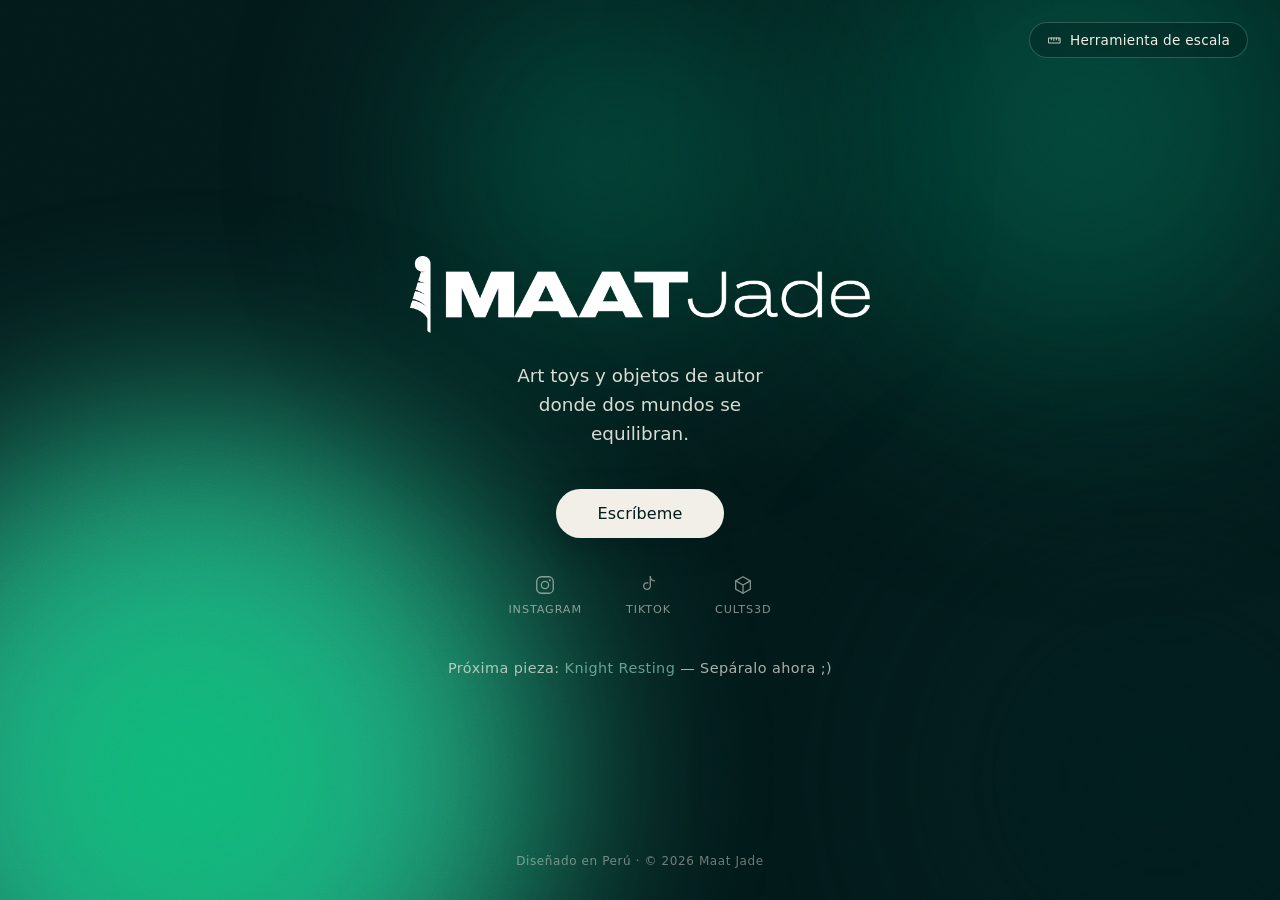
<file: index.html>
<!DOCTYPE html>
<html lang="es">
<head>
 <!-- Google tag (gtag.js) -->
<script async src="https://www.googletagmanager.com/gtag/js?id=G-02KKJT99JE"></script>
<script>
  window.dataLayer = window.dataLayer || [];
  function gtag(){dataLayer.push(arguments);}
  gtag('js', new Date());

  gtag('config', 'G-02KKJT99JE');
</script>
<meta charset="UTF-8">
<meta name="viewport" content="width=device-width, initial-scale=1.0">
<title>Maat Jade — Art toys y objetos de autor</title>
<meta name="description" content="Art toys y objetos de autor donde dos mundos se equilibran. Diseñado en Lima, Perú.">
<meta property="og:title" content="Maat Jade">
<meta property="og:description" content="Art toys y objetos de autor donde dos mundos se equilibran.">
<meta property="og:url" content="https://maatjade.com">
<meta property="og:type" content="website">
<meta name="theme-color" content="#031A1A">
<link rel="stylesheet" href="styles.css">
<link rel="icon" href="/favicon.svg" type="image/svg+xml">
<link rel="icon" href="/favicon.png" type="image/png">
</head>
<body>

<div class="bg" aria-hidden="true">
  <div class="blob blob-1"></div>
  <div class="blob blob-2"></div>
  <div class="blob blob-3"></div>
  <div class="blob blob-4"></div>
</div>
<div class="noise" aria-hidden="true"></div>

<header class="topbar">
  <a class="brand" href="/" aria-label="Maat Jade, inicio">
    <img src="logomaatjadeblanco.png" alt="Maat Jade">
  </a>
  <a class="top-cta" href="/escala/">
    <svg viewBox="0 0 24 24" aria-hidden="true">
      <path d="M3 8h18v8H3z"/>
      <path d="M7 8v3M11 8v4M15 8v3M19 8v4"/>
    </svg>
    <span>Herramienta de escala</span>
  </a>
</header>

<main>
  <img class="logo" src="logomaatjadeblanco.png" alt="Maat Jade">

  <p class="tagline">Art toys y objetos de autor donde dos mundos se equilibran.</p>

  <!-- TODO: reemplazar 51999999999 por el numero real -->
  <a class="cta" href="https://wa.me/51989338638?text=Hola%20MAATJade%2C%20quiero%20saber%20m%C3%A1s%20">
    Escríbeme
  </a>

  <nav class="social" aria-label="Redes de Maat Jade">
    <a href="https://instagram.com/maat.jade" rel="me" title="Instagram">
      <svg viewBox="0 0 24 24" aria-hidden="true">
        <rect x="3" y="3" width="18" height="18" rx="5"/>
        <circle cx="12" cy="12" r="4"/>
        <circle cx="17.2" cy="6.8" r="1.1" fill="currentColor" stroke="none"/>
      </svg>
      <span>Instagram</span>
    </a>
    <a href="https://tiktok.com/@maat.jade" rel="me" title="TikTok">
      <svg viewBox="0 0 24 24" aria-hidden="true">
        <path d="M14.5 3v10.2a3.6 3.6 0 1 1-3.6-3.6c.35 0 .69.05 1 .15"/>
        <path d="M14.5 3c.4 2.5 2.1 4.2 4.6 4.5"/>
      </svg>
      <span>TikTok</span>
    </a>
    <a href="https://cults3d.com/es/usuarios/MAATJade/modelos-3d" rel="me" title="Cults3D">
      <svg viewBox="0 0 24 24" aria-hidden="true">
        <path d="M12 3l8 4.5v9L12 21l-8-4.5v-9L12 3z"/>
        <path d="M12 12l8-4.5M12 12v9M12 12L4 7.5"/>
      </svg>
      <span>Cults3D</span>
    </a>
  </nav>

  <p class="teaser">Próxima pieza: <strong>Knight Resting</strong> — Sepáralo ahora ;)</p>
</main>

<footer class="site-footer">Diseñado en Perú · © 2026 Maat Jade</footer>

<script>
  // el wordmark de la barra aparece al hacer scroll (solo en pantallas cortas)
  var t=false;
  window.addEventListener("scroll",function(){
    if(!t){ t=true; requestAnimationFrame(function(){
      document.body.classList.toggle("scrolled", window.scrollY>60); t=false;
    }); }
  },{passive:true});
</script>

</body>
</html>
</file>
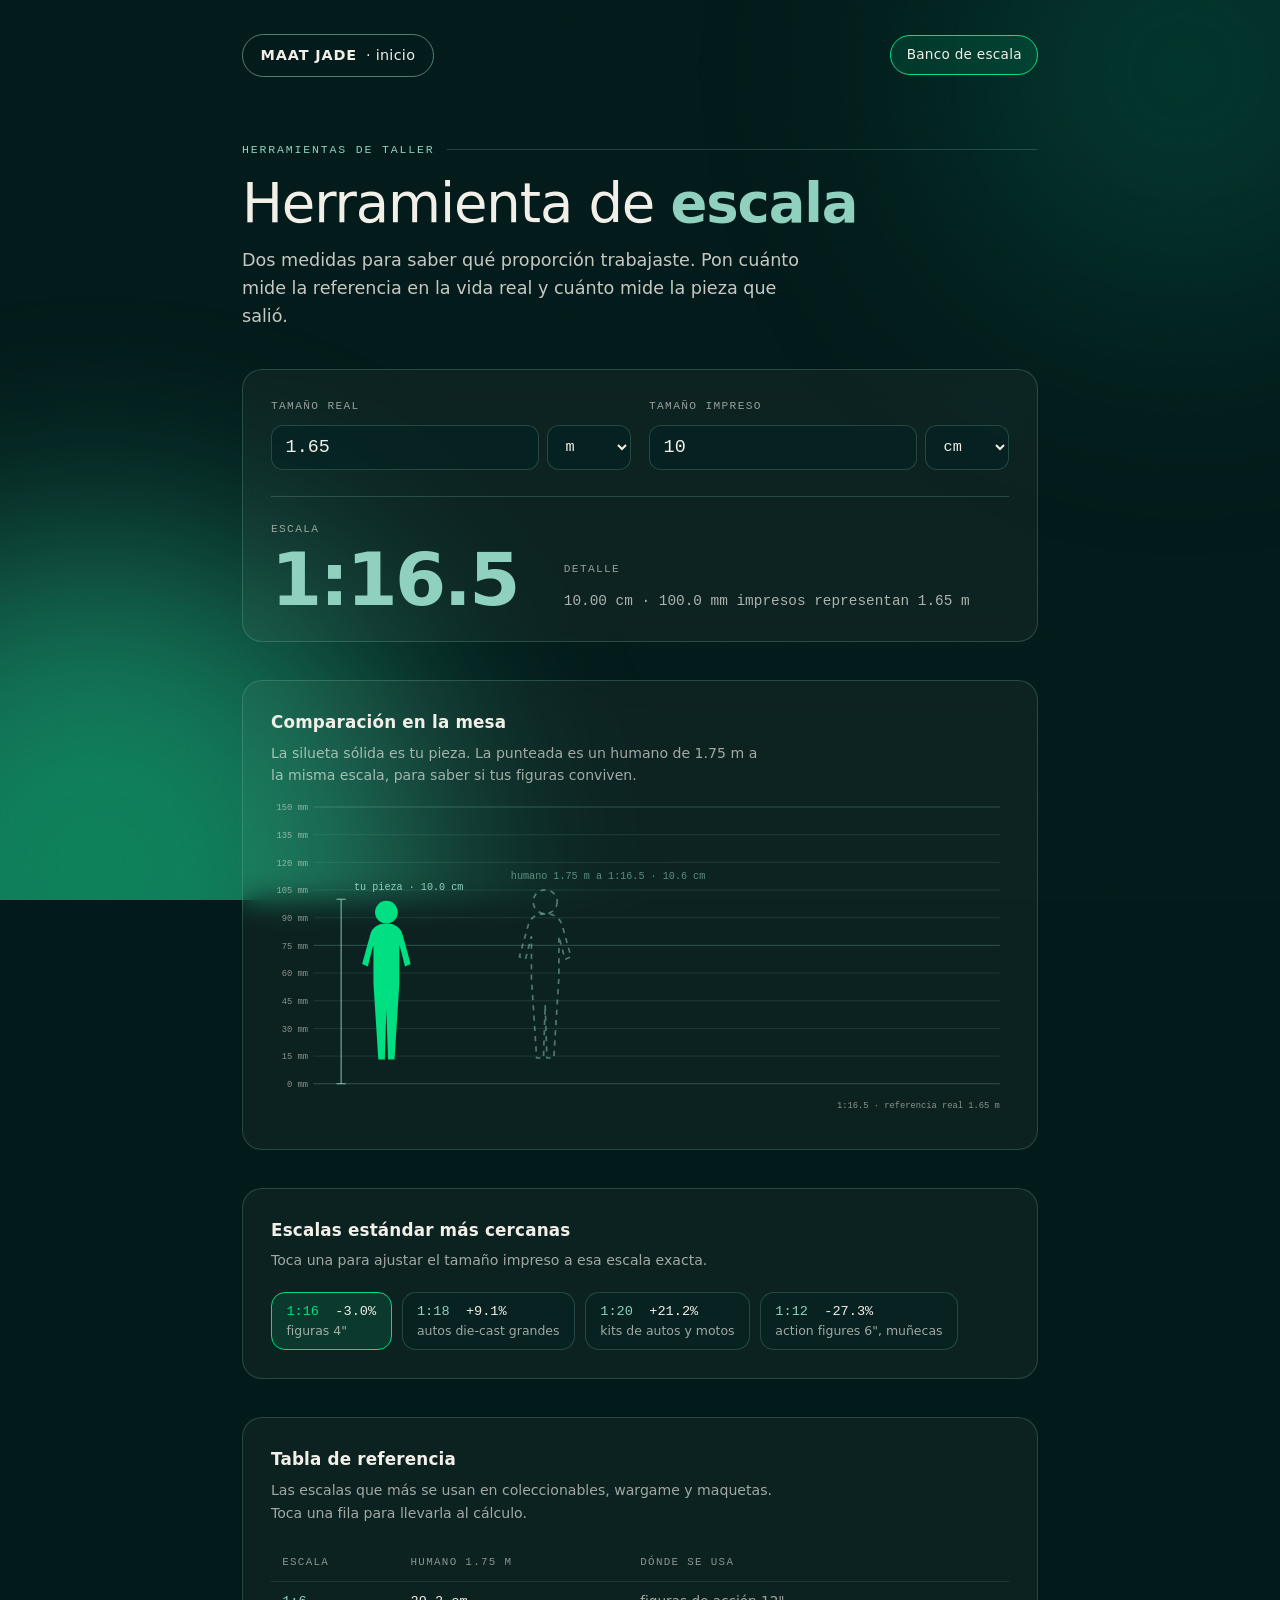
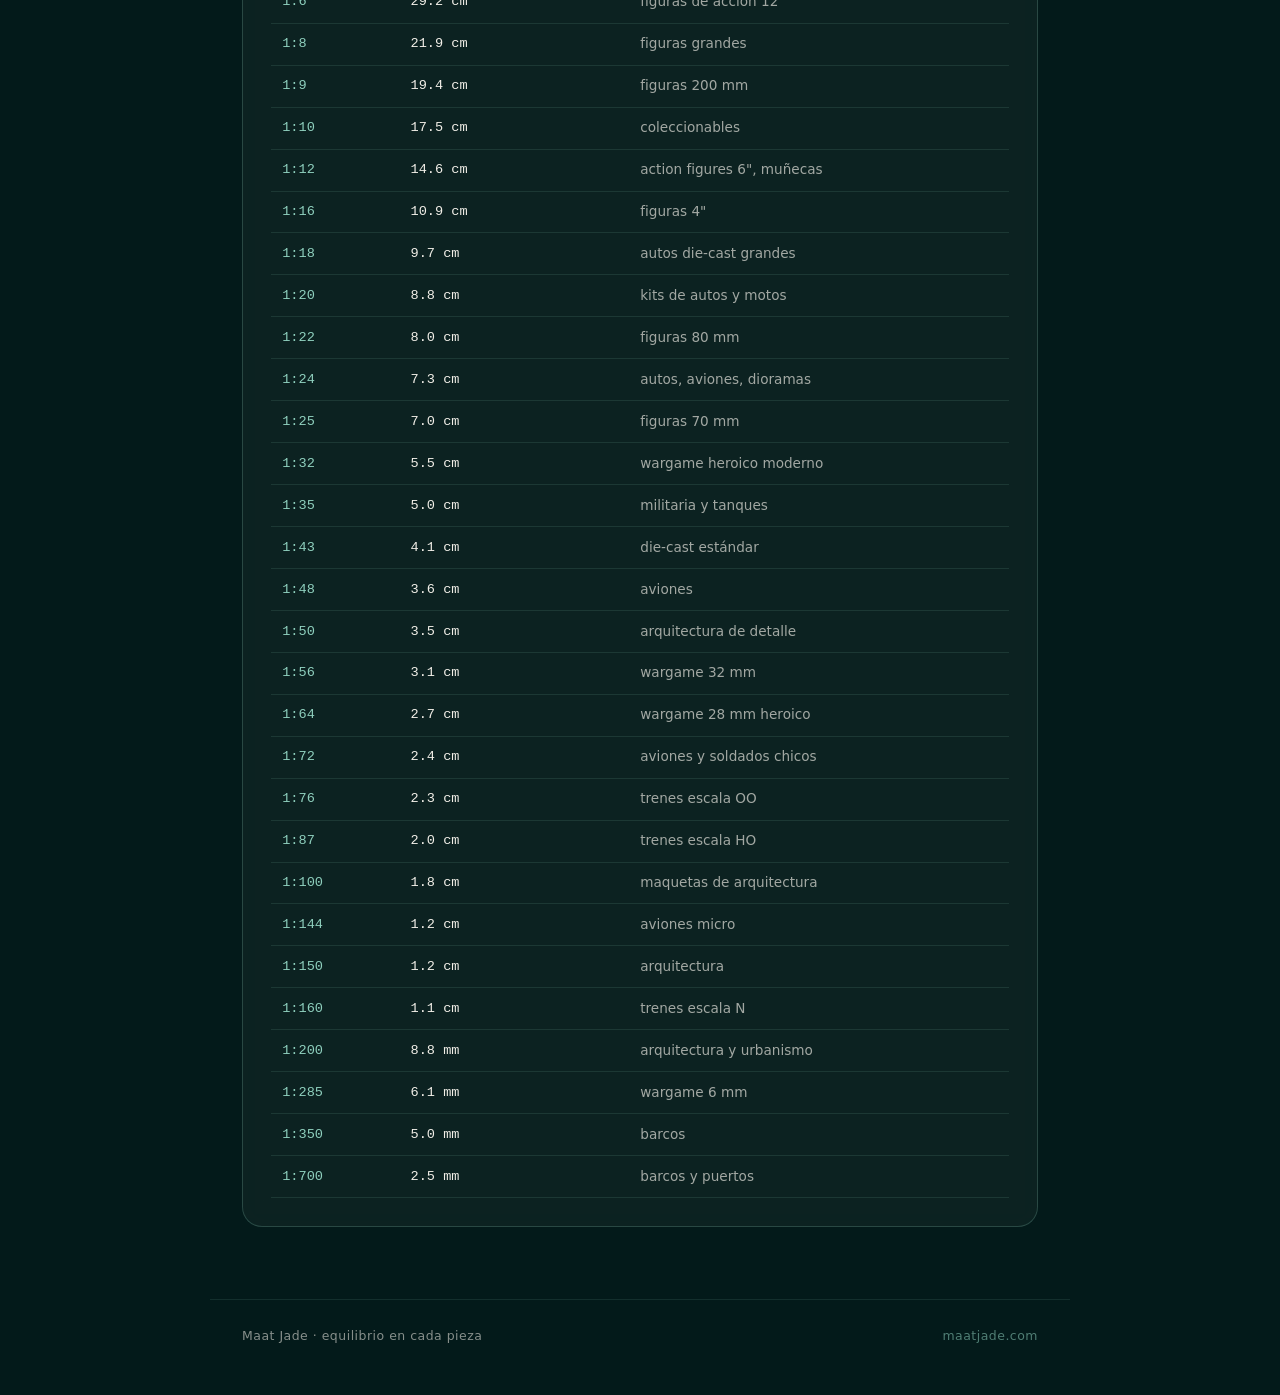
<file: escala/index.html>
<!DOCTYPE html>
<html lang="es">
<head>
<!-- Google tag (gtag.js) -->
<script async src="https://www.googletagmanager.com/gtag/js?id=G-02KKJT99JE"></script>
<script>
  window.dataLayer = window.dataLayer || [];
  function gtag(){dataLayer.push(arguments);}
  gtag('js', new Date());

  gtag('config', 'G-02KKJT99JE');
</script>
   
<meta charset="utf-8">
<meta name="viewport" content="width=device-width, initial-scale=1">
<title>Banco de escala · Maat Jade</title>
<meta name="description" content="Calculadora de escala para miniaturas impresas en 3D: descubre la proporción entre el tamaño real y el tamaño impreso.">
<meta name="theme-color" content="#031A1A">
<link rel="icon" href="/favicon.svg" type="image/svg+xml">
<link rel="icon" href="/favicon.png" type="image/png">
<style>
/* Maat Jade — herramientas
   Misma paleta que la landing: 031A1A / 022222 / 03624C / 2DC295 / 00DF82 / 8FD0BE */

:root{
  --deep:#031A1A;
  --deep-2:#022222;
  --forest:#03624C;
  --jade:#2DC295;
  --jade-hi:#00DF82;
  --mint:#8FD0BE;
  --bone:#F2EFE8;
  --sans:system-ui,-apple-system,"Segoe UI",Roboto,Helvetica,Arial,sans-serif;
  --mono:ui-monospace,SFMono-Regular,Menlo,Consolas,monospace;
  --glass:rgba(242,239,232,0.04);
  --hair:rgba(143,208,190,0.22);
  --hair-hi:rgba(143,208,190,0.55);
}
*{margin:0;padding:0;box-sizing:border-box}
html{-webkit-text-size-adjust:100%;scroll-behavior:smooth}
body{
  background:var(--deep);color:var(--bone);font-family:var(--sans);
  font-weight:300;font-size:16px;line-height:1.6;min-height:100%;
}

/* fondo heredado de la landing, mas contenido para no pelear con la lectura */
.bg{position:fixed;inset:0;overflow:hidden;z-index:0}
.blob{position:absolute;border-radius:50%;filter:blur(100px);will-change:transform;opacity:.55}
.blob-1{width:65vmax;height:65vmax;left:-25vmax;bottom:-30vmax;
  background:radial-gradient(circle at center,#00DF82 0%,#2DC295 40%,transparent 70%);
  animation:drift-1 30s ease-in-out infinite alternate}
.blob-2{width:55vmax;height:55vmax;right:-20vmax;top:-22vmax;
  background:radial-gradient(circle at center,#03624C 0%,transparent 70%);
  animation:drift-2 36s ease-in-out infinite alternate}
@keyframes drift-1{
  0%{transform:translate(0,0) scale(1)}
  100%{transform:translate(6vmax,-14vmax) scale(1.1)}}
@keyframes drift-2{
  0%{transform:translate(0,0) scale(1)}
  100%{transform:translate(-8vmax,14vmax) scale(1.15)}}
.noise{position:fixed;inset:0;z-index:1;pointer-events:none;opacity:.14;mix-blend-mode:overlay;
  background-image:url("data:image/svg+xml,%3Csvg xmlns='http://www.w3.org/2000/svg' width='300' height='300'%3E%3Cfilter id='n'%3E%3CfeTurbulence type='fractalNoise' baseFrequency='0.9' numOctaves='2' stitchTiles='stitch'/%3E%3C/filter%3E%3Crect width='100%25' height='100%25' filter='url(%23n)'/%3E%3C/svg%3E");
  background-size:300px 300px}

.shell{position:relative;z-index:2;max-width:860px;margin:0 auto;
  padding:clamp(18px,4vw,34px) clamp(18px,5vw,32px) 72px}

/* ---------- nav ---------- */
.topbar{display:flex;align-items:center;justify-content:space-between;gap:14px;flex-wrap:wrap}
.home{
  display:inline-flex;align-items:center;gap:9px;text-decoration:none;color:var(--bone);
  border:1px solid var(--hair-hi);border-radius:999px;padding:.55rem 1.1rem;font-size:.9rem;
  letter-spacing:.02em;transition:background .2s ease,color .2s ease,border-color .2s ease;
}
.home:hover,.home:focus-visible{background:var(--mint);border-color:var(--mint);color:var(--deep);outline:none}
.home span{font-weight:600;letter-spacing:.06em}
nav.tools{display:flex;gap:8px;flex-wrap:wrap}
nav.tools a{
  text-decoration:none;color:var(--bone);opacity:.7;font-size:.85rem;letter-spacing:.02em;
  border:1px solid transparent;border-radius:999px;padding:.5rem .95rem;
  transition:opacity .2s ease,border-color .2s ease,background .2s ease;
}
nav.tools a:hover,nav.tools a:focus-visible{opacity:1;border-color:var(--hair);outline:none}
nav.tools a[aria-current="page"]{
  opacity:1;background:rgba(0,223,130,.12);border-color:var(--jade-hi);color:var(--bone)}

/* ---------- encabezado ---------- */
header.hero{margin-top:clamp(38px,8vw,64px)}
.eyebrow{
  font-family:var(--mono);font-size:.72rem;letter-spacing:.16em;text-transform:uppercase;
  color:var(--mint);display:flex;align-items:center;gap:12px;margin-bottom:16px}
.eyebrow::after{content:"";height:1px;flex:1;background:var(--hair)}
h1{font-size:clamp(2.1rem,7vw,3.4rem);font-weight:300;line-height:1.05;letter-spacing:-.02em;margin-bottom:14px}
h1 strong{font-weight:600;color:var(--mint)}
.lede{max-width:52ch;font-size:clamp(1rem,3.2vw,1.1rem);opacity:.82}

/* ---------- paneles ---------- */
.panel{
  background:var(--glass);border:1px solid var(--hair);border-radius:20px;
  padding:clamp(20px,4vw,28px);backdrop-filter:blur(14px);-webkit-backdrop-filter:blur(14px);
  margin-top:clamp(26px,5vw,38px)}
h2{font-size:1.05rem;font-weight:600;letter-spacing:.01em;margin-bottom:6px}
.hint{font-size:.88rem;opacity:.65;margin-bottom:20px;max-width:56ch}

/* ---------- campos ---------- */
.fields{display:grid;grid-template-columns:repeat(auto-fit,minmax(215px,1fr));gap:18px}
label{display:block;font-family:var(--mono);font-size:.7rem;letter-spacing:.12em;
  text-transform:uppercase;opacity:.6;margin-bottom:9px}
.row{display:flex;gap:8px}
input,select{
  font-family:var(--mono);font-size:1.15rem;color:var(--bone);font-weight:400;
  background:rgba(2,34,34,.55);border:1px solid var(--hair);border-radius:12px;
  padding:.7rem .85rem;width:100%;min-width:0;transition:border-color .2s ease}
select{font-size:.95rem;flex:0 0 84px;width:84px}
input:hover,select:hover{border-color:var(--hair-hi)}
input:focus-visible,select:focus-visible,button:focus-visible,tr:focus-visible{
  outline:2px solid var(--jade-hi);outline-offset:2px}

/* ---------- resultado ---------- */
.readout{
  margin-top:26px;padding-top:24px;border-top:1px solid var(--hair);
  display:flex;flex-wrap:wrap;align-items:flex-end;gap:10px clamp(22px,5vw,46px)}
.k{display:block;font-family:var(--mono);font-size:.7rem;letter-spacing:.12em;
  text-transform:uppercase;opacity:.6;margin-bottom:8px}
.big{font-size:clamp(2.8rem,11vw,4.6rem);font-weight:600;line-height:.9;letter-spacing:-.035em;color:var(--mint)}
.big.warn{color:#E8C36A;font-size:clamp(1.3rem,5vw,1.9rem);font-weight:300}
.sec{font-family:var(--mono);font-size:.9rem;opacity:.7}

/* ---------- diagrama ---------- */
svg.bench{display:block;width:100%;height:auto;overflow:visible}
.tickline{stroke:rgba(143,208,190,.14);stroke-width:1}
.tickmaj{stroke:rgba(143,208,190,.3);stroke-width:1}
.ticktxt{font-family:var(--mono);font-size:9.5px;fill:rgba(242,239,232,.55)}
.fig{fill:var(--jade-hi)}
.fig-ghost{fill:none;stroke:rgba(143,208,190,.5);stroke-width:1;stroke-dasharray:3 3}
.cal{stroke:var(--mint);stroke-width:1}
.caltxt{font-family:var(--mono);font-size:11px;fill:var(--mint)}
.ghosttxt{font-family:var(--mono);font-size:11px;fill:rgba(143,208,190,.6)}

/* ---------- chips ---------- */
.chips{display:flex;flex-wrap:wrap;gap:10px}
.chip{
  background:rgba(2,34,34,.5);border:1px solid var(--hair);border-radius:14px;
  padding:.7rem .9rem;font-family:var(--mono);font-size:.85rem;cursor:pointer;
  color:var(--bone);text-align:left;transition:border-color .2s ease,background .2s ease}
.chip:hover{border-color:var(--hair-hi)}
.chip.best{background:rgba(0,223,130,.12);border-color:var(--jade-hi)}
.chip b{font-weight:500;color:var(--mint)}
.chip.best b{color:var(--jade-hi)}
.chip small{display:block;font-family:var(--sans);font-size:.78rem;opacity:.65;margin-top:4px;font-weight:300}

/* ---------- tabla ---------- */
.scroller{overflow-x:auto;-webkit-overflow-scrolling:touch}
table{width:100%;border-collapse:collapse;font-family:var(--mono);font-size:.85rem;min-width:420px}
th,td{text-align:left;padding:.6rem .7rem;border-bottom:1px solid rgba(143,208,190,.12)}
th{font-size:.68rem;letter-spacing:.12em;text-transform:uppercase;opacity:.55;font-weight:400}
td.n{color:var(--mint)}
td.d{font-family:var(--sans);opacity:.65;font-weight:300}
tbody tr{cursor:pointer;transition:background .15s ease}
tbody tr:hover{background:rgba(143,208,190,.06)}
.empty{font-size:.88rem;opacity:.6}

/* ---------- pie ---------- */
footer{
  position:relative;z-index:2;max-width:860px;margin:0 auto;
  padding:26px clamp(18px,5vw,32px) 48px;border-top:1px solid var(--hair);
  display:flex;justify-content:space-between;flex-wrap:wrap;gap:12px;
  font-size:.78rem;letter-spacing:.04em;opacity:.55}
footer a{color:var(--mint);text-decoration:none}
footer a:hover{text-decoration:underline}

@media (prefers-reduced-motion:reduce){
  html{scroll-behavior:auto}
  .blob{animation:none}
  *{transition:none!important}
}
</style>
</head>
<body>

<div class="bg" aria-hidden="true">
  <div class="blob blob-1"></div>
  <div class="blob blob-2"></div>
</div>
<div class="noise" aria-hidden="true"></div>

<div class="shell">

  <div class="topbar">
    <a class="home" href="/"><span>MAAT JADE</span> · inicio</a>
    <nav class="tools" aria-label="Herramientas">
      <a href="/escala/" aria-current="page">Banco de escala</a>
    </nav>
  </div>

  <header class="hero">
    <p class="eyebrow">Herramientas de taller</p>
    <h1>Herramienta de <strong>escala</strong></h1>
    <p class="lede">Dos medidas para saber qué proporción trabajaste. Pon cuánto mide la referencia en la vida real y cuánto mide la pieza que salió.</p>
  </header>

  <div class="panel">
    <div class="fields">
      <div>
        <label for="real">Tamaño real</label>
        <div class="row">
          <input type="number" id="real" value="1.65" step="any" min="0" inputmode="decimal">
          <select id="realU" aria-label="Unidad del tamaño real">
            <option value="1000">m</option><option value="10">cm</option><option value="1">mm</option>
          </select>
        </div>
      </div>
      <div>
        <label for="print">Tamaño impreso</label>
        <div class="row">
          <input type="number" id="print" value="10" step="any" min="0" inputmode="decimal">
          <select id="printU" aria-label="Unidad del tamaño impreso">
            <option value="10">cm</option><option value="1">mm</option><option value="1000">m</option>
          </select>
        </div>
      </div>
    </div>
    <div class="readout" aria-live="polite">
      <div><span class="k">Escala</span><span class="big" id="out">1:16.5</span></div>
      <div><span class="k">Detalle</span><span class="sec" id="sub">—</span></div>
    </div>
  </div>

  <div class="panel">
    <h2>Comparación en la mesa</h2>
    <p class="hint">La silueta sólida es tu pieza. La punteada es un humano de 1.75 m a la misma escala, para saber si tus figuras conviven.</p>
    <svg class="bench" id="svg" viewBox="0 0 800 340" role="img" aria-labelledby="svgt">
      <title id="svgt">Regla en milímetros con la pieza impresa y una figura humana de referencia a la misma escala.</title>
    </svg>
  </div>

  <div class="panel">
    <h2>Escalas estándar más cercanas</h2>
    <p class="hint">Toca una para ajustar el tamaño impreso a esa escala exacta.</p>
    <div class="chips" id="chips"></div>
  </div>

  <div class="panel">
    <h2>Tabla de referencia</h2>
    <p class="hint">Las escalas que más se usan en coleccionables, wargame y maquetas. Toca una fila para llevarla al cálculo.</p>
    <div class="scroller">
      <table>
        <thead><tr><th>Escala</th><th>Humano 1.75 m</th><th>Dónde se usa</th></tr></thead>
        <tbody id="tbody"></tbody>
      </table>
    </div>
  </div>

</div>

<footer>
  <span>Maat Jade · equilibrio en cada pieza</span>
  <span><a href="/">maatjade.com</a></span>
</footer>

<script>
(function(){
  var STD=[6,8,9,10,12,16,18,20,22,24,25,32,35,43,48,50,56,64,72,76,87,100,144,150,160,200,285,350,700];
  var USE={6:"figuras de acción 12\"",8:"figuras grandes",9:"figuras 200 mm",10:"coleccionables",12:"action figures 6\", muñecas",16:"figuras 4\"",18:"autos die-cast grandes",20:"kits de autos y motos",22:"figuras 80 mm",24:"autos, aviones, dioramas",25:"figuras 70 mm",32:"wargame heroico moderno",35:"militaria y tanques",43:"die-cast estándar",48:"aviones",50:"arquitectura de detalle",56:"wargame 32 mm",64:"wargame 28 mm heroico",72:"aviones y soldados chicos",76:"trenes escala OO",87:"trenes escala HO",100:"maquetas de arquitectura",144:"aviones micro",150:"arquitectura",160:"trenes escala N",200:"arquitectura y urbanismo",285:"wargame 6 mm",350:"barcos",700:"barcos y puertos"};
  var HUMAN=1750;
  var $=function(i){return document.getElementById(i)};

  function fmt(mm){
    if(!isFinite(mm)||mm<=0) return "—";
    if(mm>=1000) return (mm/1000).toFixed(2)+" m";
    if(mm>=10) return (mm/10).toFixed(2)+" cm · "+mm.toFixed(1)+" mm";
    return mm.toFixed(1)+" mm";
  }
  function fmtShort(mm){
    if(!isFinite(mm)||mm<=0) return "—";
    if(mm>=1000) return (mm/1000).toFixed(2)+" m";
    if(mm>=10) return (mm/10).toFixed(1)+" cm";
    return mm.toFixed(1)+" mm";
  }
  function fmtScale(s){
    if(!isFinite(s)||s<=0) return "—";
    if(s>=100) return "1:"+Math.round(s);
    if(s>=10) return "1:"+(Math.round(s*10)/10);
    return "1:"+(Math.round(s*100)/100);
  }

  function calc(){
    var real=parseFloat($("real").value)*parseFloat($("realU").value);
    var prt =parseFloat($("print").value)*parseFloat($("printU").value);
    var ok=real>0&&prt>0&&isFinite(real)&&isFinite(prt);
    var sc=ok?real/prt:NaN;
    $("out").textContent = ok?fmtScale(sc):"Faltan medidas";
    $("out").className   = "big"+(ok?"":" warn");
    $("sub").textContent = ok?(fmt(prt)+" impresos representan "+fmt(real)):"—";
    chips(sc); draw(prt,sc);
  }

  function applyScale(s){
    var real=parseFloat($("real").value)*parseFloat($("realU").value);
    if(!(real>0)) return;
    var mm=real/s;
    if(mm>=10){ $("printU").value="10"; $("print").value=(Math.round(mm/10*100)/100); }
    else { $("printU").value="1"; $("print").value=(Math.round(mm*10)/10); }
    calc();
  }

  function chips(sc){
    var w=$("chips"); w.innerHTML="";
    if(!(sc>0)||!isFinite(sc)){ w.innerHTML='<p class="empty">Completa las medidas para ver las escalas cercanas.</p>'; return; }
    STD.slice().sort(function(a,b){return Math.abs(a-sc)-Math.abs(b-sc)}).slice(0,4).forEach(function(s,i){
      var diff=((s-sc)/sc)*100;
      var b=document.createElement("button");
      b.className="chip"+(i===0?" best":"");
      b.innerHTML='<b>1:'+s+'</b> &nbsp;'+(diff>=0?"+":"")+diff.toFixed(1)+'%<small>'+(USE[s]||"escala técnica")+'</small>';
      b.onclick=function(){ applyScale(s) };
      w.appendChild(b);
    });
  }

  var FIG="M20 15 C14 15 11 18 10 22 L5 40 L8.5 41.5 L12 28 L12 52 L15 99 L19 99 L20 68 L21 99 L25 99 L28 52 L28 28 L31.5 41.5 L35 40 L30 22 C29 18 26 15 20 15 Z";
  function figure(x,hPx,cls){
    var s=hPx/114;
    return '<g transform="translate('+x+','+(300-hPx)+') scale('+s+')" class="'+cls+'">'+
      '<circle cx="20" cy="8" r="7"/><path d="'+FIG+'"/></g>';
  }
  function niceMax(v){
    var steps=[10,20,50,100,150,200,300,500,750,1000,1500,2000,3000,5000];
    for(var i=0;i<steps.length;i++){ if(v<=steps[i]*0.92) return steps[i]; }
    return Math.ceil(v/1000)*1000;
  }

  function draw(prt,sc){
    var svg=$("svg");
    var head='<title id="svgt">Regla en milímetros con la pieza impresa y una figura humana de referencia a la misma escala.</title>';
    if(!(prt>0)||!(sc>0)||!isFinite(prt)||!isFinite(sc)){ svg.innerHTML=head; return; }
    var humanPrint=HUMAN/sc;
    var max=niceMax(Math.max(prt,humanPrint));
    var px=function(mm){ return 300*Math.min(mm/max,1) };
    var g=head;
    for(var i=0;i<=10;i++){
      var mm=max*i/10, y=300-px(mm);
      g+='<line x1="46" y1="'+y+'" x2="790" y2="'+y+'" class="'+(i%5===0?"tickmaj":"tickline")+'"/>';
      g+='<text x="40" y="'+(y+3.5)+'" text-anchor="end" class="ticktxt">'+(max>=1000?(mm/10).toFixed(0)+" cm":mm.toFixed(0)+" mm")+'</text>';
    }
    var pH=px(prt);
    g+=figure(90,pH,"fig");
    g+='<line x1="76" y1="'+(300-pH)+'" x2="76" y2="300" class="cal"/>';
    g+='<line x1="71" y1="'+(300-pH)+'" x2="81" y2="'+(300-pH)+'" class="cal"/>';
    g+='<line x1="71" y1="300" x2="81" y2="300" class="cal"/>';
    g+='<text x="90" y="'+(300-pH-10)+'" class="caltxt">tu pieza · '+fmtShort(prt)+'</text>';
    var hH=px(humanPrint);
    g+=figure(260,hH,"fig-ghost");
    g+='<text x="260" y="'+(300-hH-10)+'" class="ghosttxt">humano 1.75 m a '+fmtScale(sc)+' · '+fmtShort(humanPrint)+'</text>';
    g+='<text x="790" y="326" text-anchor="end" class="ticktxt">'+fmtScale(sc)+' · referencia real '+fmtShort(prt*sc)+'</text>';
    svg.innerHTML=g;
  }

  function table(){
    var t=$("tbody"); t.innerHTML="";
    STD.forEach(function(s){
      var tr=document.createElement("tr");
      tr.tabIndex=0;
      tr.innerHTML='<td class="n">1:'+s+'</td><td>'+fmtShort(HUMAN/s)+'</td><td class="d">'+(USE[s]||"—")+'</td>';
      var go=function(){ applyScale(s); window.scrollTo({top:0,behavior:"smooth"}); };
      tr.onclick=go;
      tr.onkeydown=function(e){ if(e.key==="Enter"||e.key===" "){ e.preventDefault(); go(); } };
      t.appendChild(tr);
    });
  }

  ["real","realU","print","printU"].forEach(function(id){
    $(id).addEventListener("input",calc); $(id).addEventListener("change",calc);
  });
  table(); calc();
})();
</script>
</body>
</html>
</file>
<file: styles.css>
/* Maat Jade — landing
   Paleta del mesh: 031A1A / 022222 / 03624C / 2DC295 / 00DF82 */

:root {
  --deep: #031A1A;
  --mint: #8FD0BE;
  --jade-hi: #00DF82;
  --bone: #F2EFE8;
  --hair: rgba(143, 208, 190, 0.28);
  --sans: system-ui, -apple-system, "Segoe UI", Roboto, Helvetica, Arial, sans-serif;
}

* {
  margin: 0;
  padding: 0;
  box-sizing: border-box;
}

html, body {
  min-height: 100%;
}

body {
  background: var(--deep);
  color: var(--bone);
  font-family: var(--sans);
  font-weight: 300;
  display: grid;
  grid-template-rows: 1fr auto;
  min-height: 100svh;
}

/* ---------- Fondo: blobs que derivan lentamente ---------- */

.bg {
  position: fixed;
  inset: 0;
  overflow: hidden;
  z-index: 0;
}

.blob {
  position: absolute;
  border-radius: 50%;
  filter: blur(90px);
  will-change: transform;
  opacity: 0.85;
}

.blob-1 {
  width: 70vmax;
  height: 70vmax;
  left: -20vmax;
  bottom: -25vmax;
  background: radial-gradient(circle at center, #00DF82 0%, #2DC295 40%, transparent 70%);
  animation: drift-1 26s ease-in-out infinite alternate;
}

.blob-2 {
  width: 60vmax;
  height: 60vmax;
  right: -15vmax;
  top: -20vmax;
  background: radial-gradient(circle at center, #03624C 0%, transparent 70%);
  animation: drift-2 32s ease-in-out infinite alternate;
}

.blob-3 {
  width: 55vmax;
  height: 55vmax;
  right: -18vmax;
  bottom: -18vmax;
  background: radial-gradient(circle at center, #022222 0%, transparent 70%);
  animation: drift-3 38s ease-in-out infinite alternate;
}

.blob-4 {
  width: 45vmax;
  height: 45vmax;
  left: 25vmax;
  top: -10vmax;
  background: radial-gradient(circle at center, #03624C 0%, transparent 65%);
  animation: drift-4 30s ease-in-out infinite alternate;
}

@keyframes drift-1 {
  0%   { transform: translate(0, 0) scale(1); }
  50%  { transform: translate(12vmax, -10vmax) scale(1.15); }
  100% { transform: translate(4vmax, -18vmax) scale(0.95); }
}

@keyframes drift-2 {
  0%   { transform: translate(0, 0) scale(1); }
  50%  { transform: translate(-14vmax, 10vmax) scale(1.1); }
  100% { transform: translate(-6vmax, 16vmax) scale(1.2); }
}

@keyframes drift-3 {
  0%   { transform: translate(0, 0) scale(1); }
  50%  { transform: translate(-10vmax, -8vmax) scale(1.15); }
  100% { transform: translate(6vmax, -14vmax) scale(0.9); }
}

@keyframes drift-4 {
  0%   { transform: translate(0, 0) scale(1); }
  50%  { transform: translate(10vmax, 12vmax) scale(1.2); }
  100% { transform: translate(-8vmax, 6vmax) scale(1); }
}

/* ---------- Grano de ruido ---------- */

.noise {
  position: fixed;
  inset: 0;
  z-index: 1;
  pointer-events: none;
  opacity: 0.16;
  mix-blend-mode: overlay;
  background-image: url("data:image/svg+xml,%3Csvg xmlns='http://www.w3.org/2000/svg' width='300' height='300'%3E%3Cfilter id='n'%3E%3CfeTurbulence type='fractalNoise' baseFrequency='0.9' numOctaves='2' stitchTiles='stitch'/%3E%3C/filter%3E%3Crect width='100%25' height='100%25' filter='url(%23n)'/%3E%3C/svg%3E");
  background-size: 300px 300px;
}

/* ---------- Barra superior ---------- */

.topbar {
  position: fixed;
  top: 0;
  left: 0;
  right: 0;
  z-index: 5;
  display: flex;
  align-items: center;
  justify-content: space-between;
  gap: 1rem;
  padding: clamp(0.9rem, 3vw, 1.4rem) clamp(1rem, 4vw, 2rem);
}

.brand {
  display: block;
  opacity: 0;
  transform: translateY(-6px);
  pointer-events: none;
  transition: opacity 0.45s ease, transform 0.45s ease;
}

.brand img {
  display: block;
  height: clamp(18px, 4vw, 22px);
  width: auto;
}

/* el wordmark de la barra aparece solo cuando el logo grande ya se fue */
body.scrolled .brand {
  opacity: 0.9;
  transform: none;
  pointer-events: auto;
}

.top-cta {
  display: inline-flex;
  align-items: center;
  gap: 0.5rem;
  margin-left: auto;
  padding: 0.55rem 1.05rem;
  border: 1px solid var(--hair);
  border-radius: 999px;
  background: rgba(3, 26, 26, 0.35);
  backdrop-filter: blur(12px);
  -webkit-backdrop-filter: blur(12px);
  color: var(--bone);
  text-decoration: none;
  font-size: 0.85rem;
  letter-spacing: 0.02em;
  white-space: nowrap;
  transition: background 0.2s ease, border-color 0.2s ease, color 0.2s ease;
}

.top-cta svg {
  width: 15px;
  height: 15px;
  flex: 0 0 15px;
  fill: none;
  stroke: currentColor;
  stroke-width: 1.5;
  stroke-linecap: round;
  stroke-linejoin: round;
  opacity: 0.85;
}

.top-cta:hover,
.top-cta:focus-visible {
  background: var(--mint);
  border-color: var(--mint);
  color: var(--deep);
  outline: none;
}

.top-cta:focus-visible {
  outline: 2px solid var(--jade-hi);
  outline-offset: 3px;
}

/* ---------- Hero ---------- */

main {
  position: relative;
  z-index: 2;
  display: flex;
  flex-direction: column;
  align-items: center;
  justify-content: center;
  text-align: center;
  padding: clamp(5rem, 14vh, 8rem) 1.5rem clamp(2rem, 6vh, 3rem);
  color: var(--bone);
}

.logo {
  display: block;
  width: min(66vw, 460px);
  height: auto;
  animation: breathe 7s ease-in-out infinite;
}

.tagline {
  margin-top: 1.75rem;
  font-size: clamp(1rem, 3.5vw, 1.15rem);
  font-weight: 300;
  max-width: 26ch;
  line-height: 1.6;
  opacity: 0.9;
}

/* CTA unico: blanco, protagonista */
.cta {
  margin-top: 2.5rem;
  display: inline-block;
  padding: 0.95rem 2.6rem;
  border-radius: 999px;
  background: var(--bone);
  color: var(--deep);
  text-decoration: none;
  font-size: 1rem;
  font-weight: 500;
  letter-spacing: 0.01em;
  box-shadow: 0 8px 28px rgba(3, 26, 26, 0.35);
  transition: transform 0.2s ease, box-shadow 0.2s ease, background 0.2s ease;
}

.cta:hover,
.cta:focus-visible {
  background: #fff;
  transform: translateY(-2px);
  box-shadow: 0 12px 34px rgba(3, 26, 26, 0.45);
  outline: none;
}

.cta:focus-visible {
  outline: 2px solid var(--jade-hi);
  outline-offset: 3px;
}

/* ---------- Redes: iconos discretos ---------- */

.social {
  margin-top: 2.25rem;
  display: flex;
  gap: clamp(1.5rem, 6vw, 2.75rem);
}

.social a {
  display: flex;
  flex-direction: column;
  align-items: center;
  gap: 0.45rem;
  text-decoration: none;
  color: var(--bone);
  opacity: 0.55;
  transition: opacity 0.2s ease, transform 0.2s ease;
}

.social a svg {
  width: 22px;
  height: 22px;
  fill: none;
  stroke: currentColor;
  stroke-width: 1.4;
  stroke-linecap: round;
  stroke-linejoin: round;
}

.social a span {
  font-size: 0.7rem;
  letter-spacing: 0.08em;
  text-transform: uppercase;
}

.social a:hover,
.social a:focus-visible {
  opacity: 1;
  transform: translateY(-2px);
  color: var(--mint);
  outline: none;
}

.social a:focus-visible {
  outline: 2px solid var(--jade-hi);
  outline-offset: 6px;
  border-radius: 8px;
}

/* ---------- Teaser y footer ---------- */

.teaser {
  margin-top: 2.75rem;
  font-size: 0.9rem;
  font-weight: 300;
  letter-spacing: 0.03em;
  opacity: 0.7;
}

.teaser strong {
  font-weight: 500;
  color: var(--mint);
}

.site-footer {
  position: relative;
  z-index: 2;
  text-align: center;
  padding: 0 1.5rem 2rem;
  font-size: 0.75rem;
  font-weight: 300;
  opacity: 0.45;
  letter-spacing: 0.05em;
}

@keyframes breathe {
  0%, 100% { transform: translateY(0); }
  50%      { transform: translateY(-10px); }
}

/* ---------- Accesibilidad: respetar reduccion de movimiento ---------- */

@media (prefers-reduced-motion: reduce) {
  .blob, .logo {
    animation: none;
  }
  * {
    transition: none !important;
  }
}
</file>
